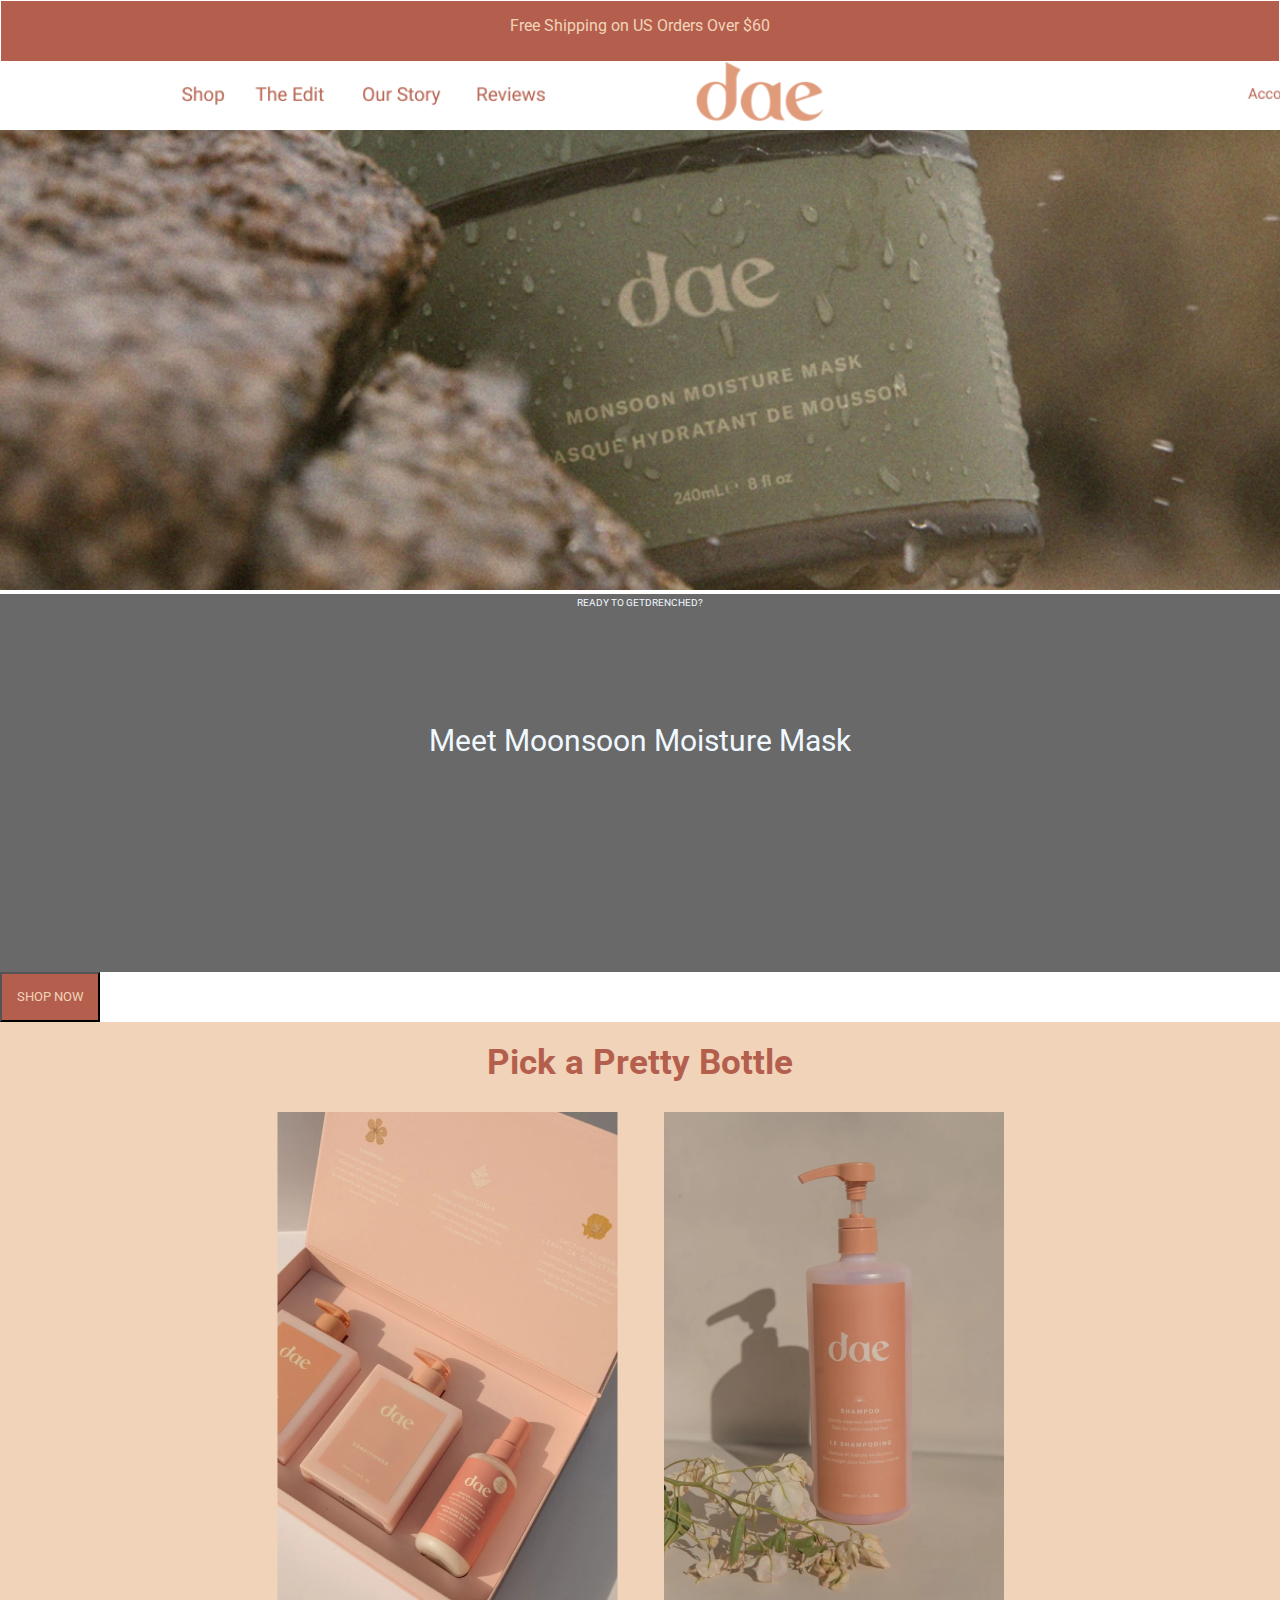
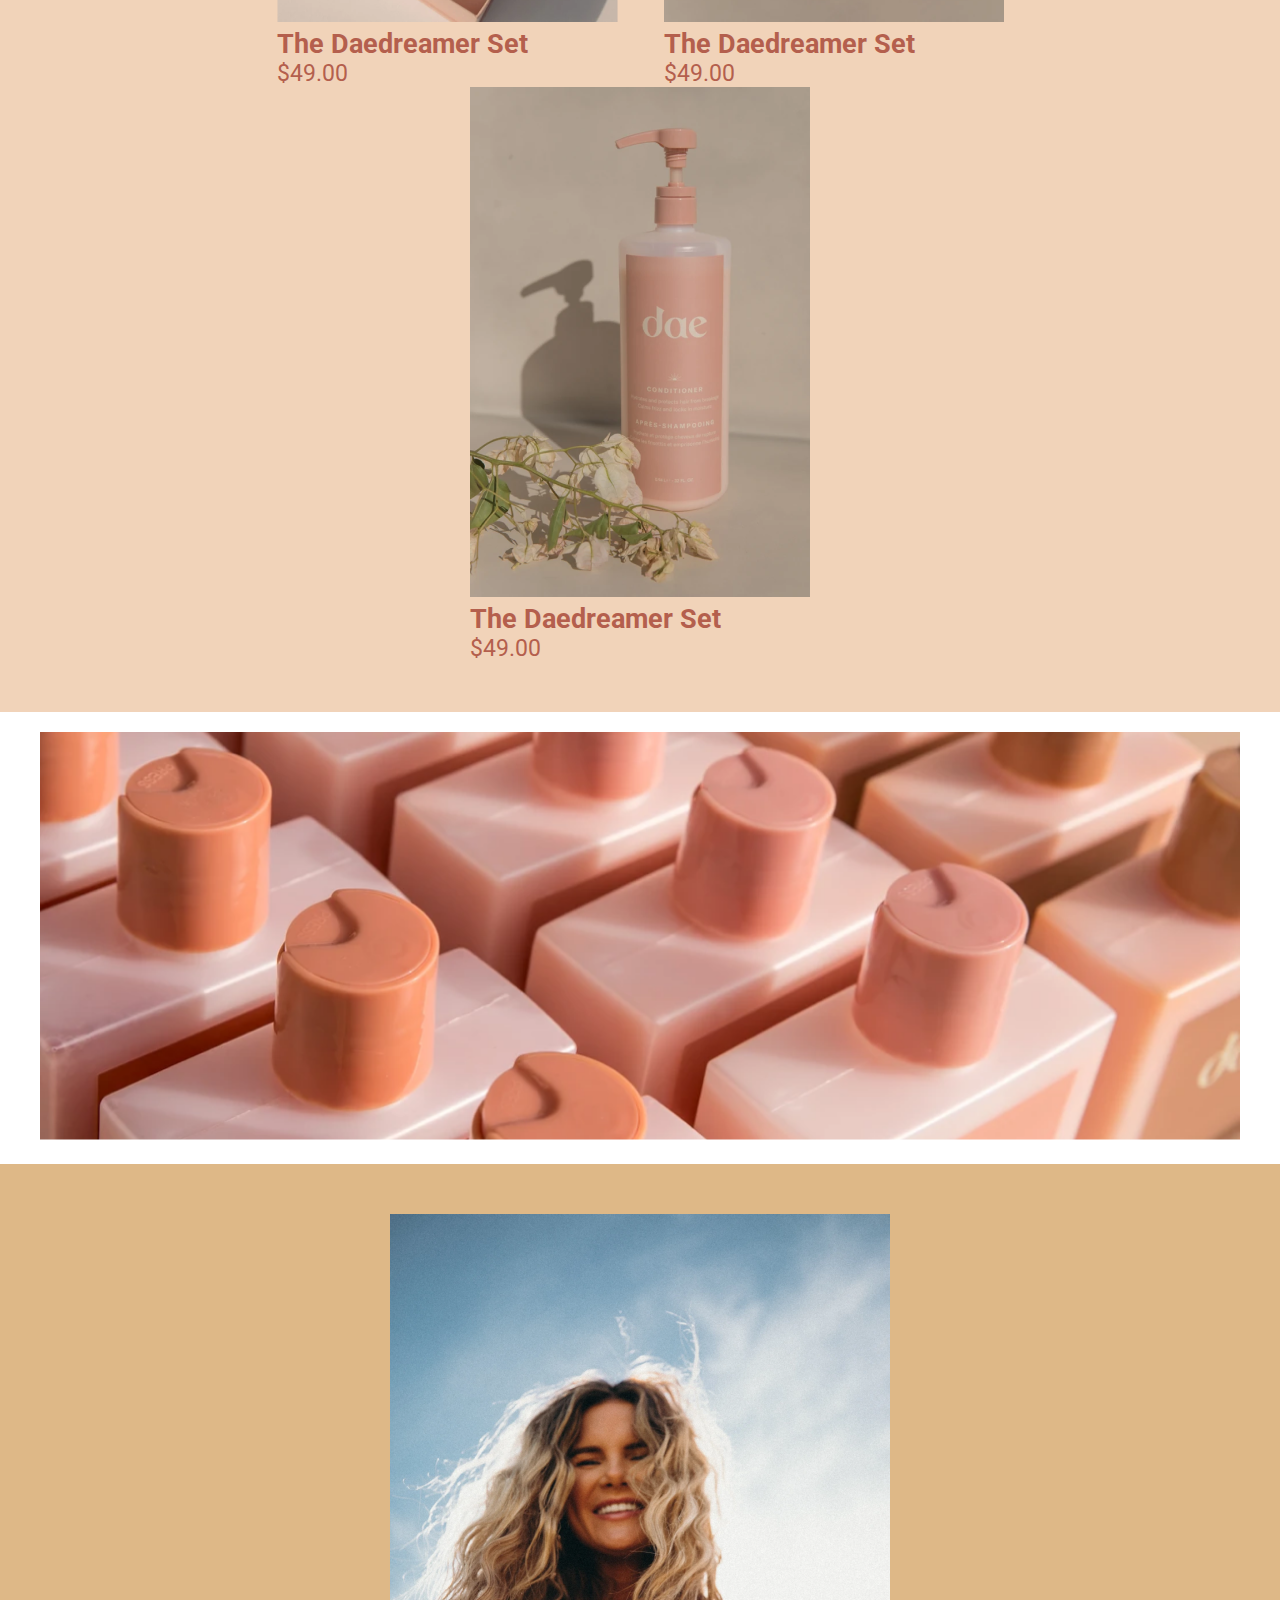
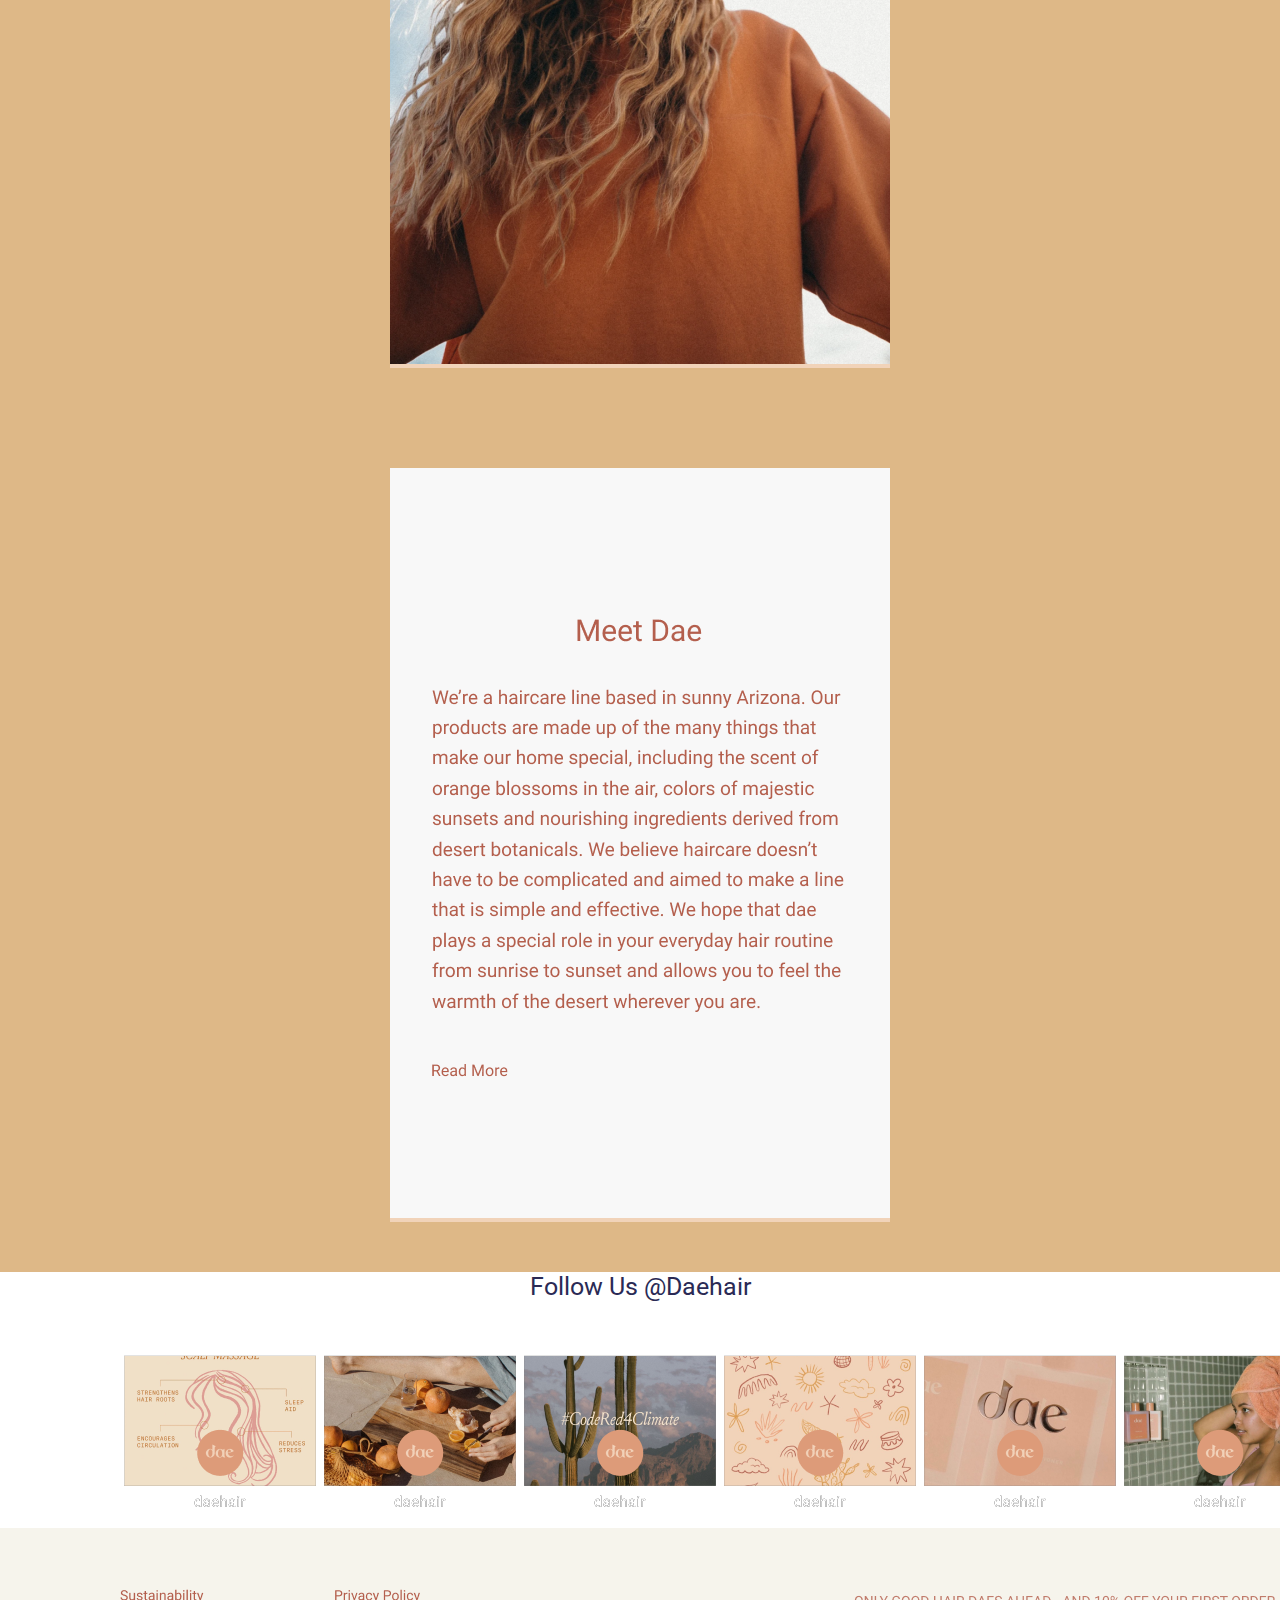
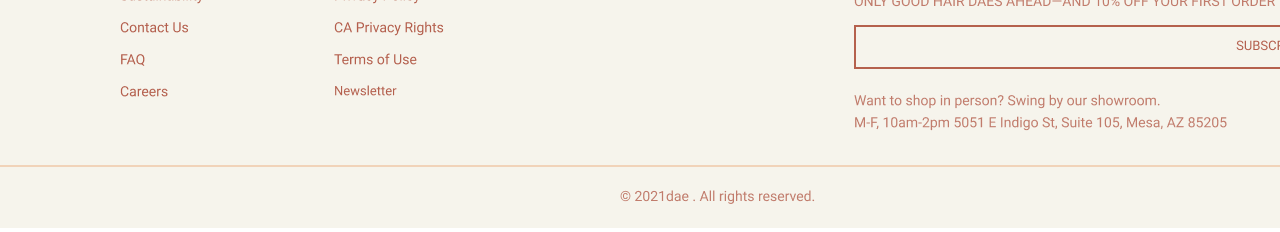
<file: index.html>
<!DOCTYPE html>
<html lang="en">
<head>
    <link rel="stylesheet" href="/style.css">
    <title>UBAYDULLAYEV ALIJON</title>
</head>
<body>
    <div class="title">
        <p  style="text-align: center;color: #F1D3B9; padding: 5px 30px;">Free Shipping on US Orders Over $60</p>
    </div>
    <img src="/img/dove.png" alt="" style="width: 1520px;">
    <div id="img2">
    
        <img src="/img/ali 2.png" alt="" style="width: 1520px;">


    </div>
   
   
            <div class="jonson">
                <p class="pteg">READY TO GETDRENCHED? <p class="pteg1">Meet Moonsoon Moisture Mask</p> </p>
                
                <button>SHOP NOW</button>
            </div>
        
        
        <main>
            <section class="bottle">
                <h2 class="title1">Pick a Pretty Bottle</h2>
                <div class="cards">
                    <div class="card">
                        <img src="/img/image 2.png" alt="">
                        <h3>The Daedreamer Set</h3>
                        <p>$49.00</p>
                    </div>
                    <div class="card">
                        <img src="/img/Rectangle (1).png" alt="">
                        <h3>The Daedreamer Set</h3>
                        <p>$49.00</p>
                    </div>
                    <div class="card">
                        <img src="/img/Rectangle (2).png" alt="">
                        <h3>The Daedreamer Set</h3>
                        <p>$49.00</p>
                    </div>

                    
                </div>
                

            </section>

            

        </main>
        <main>
            <section>
                <div class="img3">
                    <img src="/img/image 3.png" alt="" >
                </div>
            </section>
        </main>
        <main>
            <section class="rasm">
                <div class="qarta">

                    <img src="/img/6Z3A4921_1200x 1.png" alt="">
                    
                </div>
                
                <div class="qarta">
                    <img src="/img/Frame (1).png" alt="">
                </div>

            </section>
        </main>
    

         


        <main>
            <section class="follow">
                <div class="core">
                    <p>Follow Us @Daehair</p>
                    <img src="/img/follow.png" alt="">
                </div>
            </section>
        </main>
               <img src="/img//a.png   " alt="">

</body>
</html>
</file>
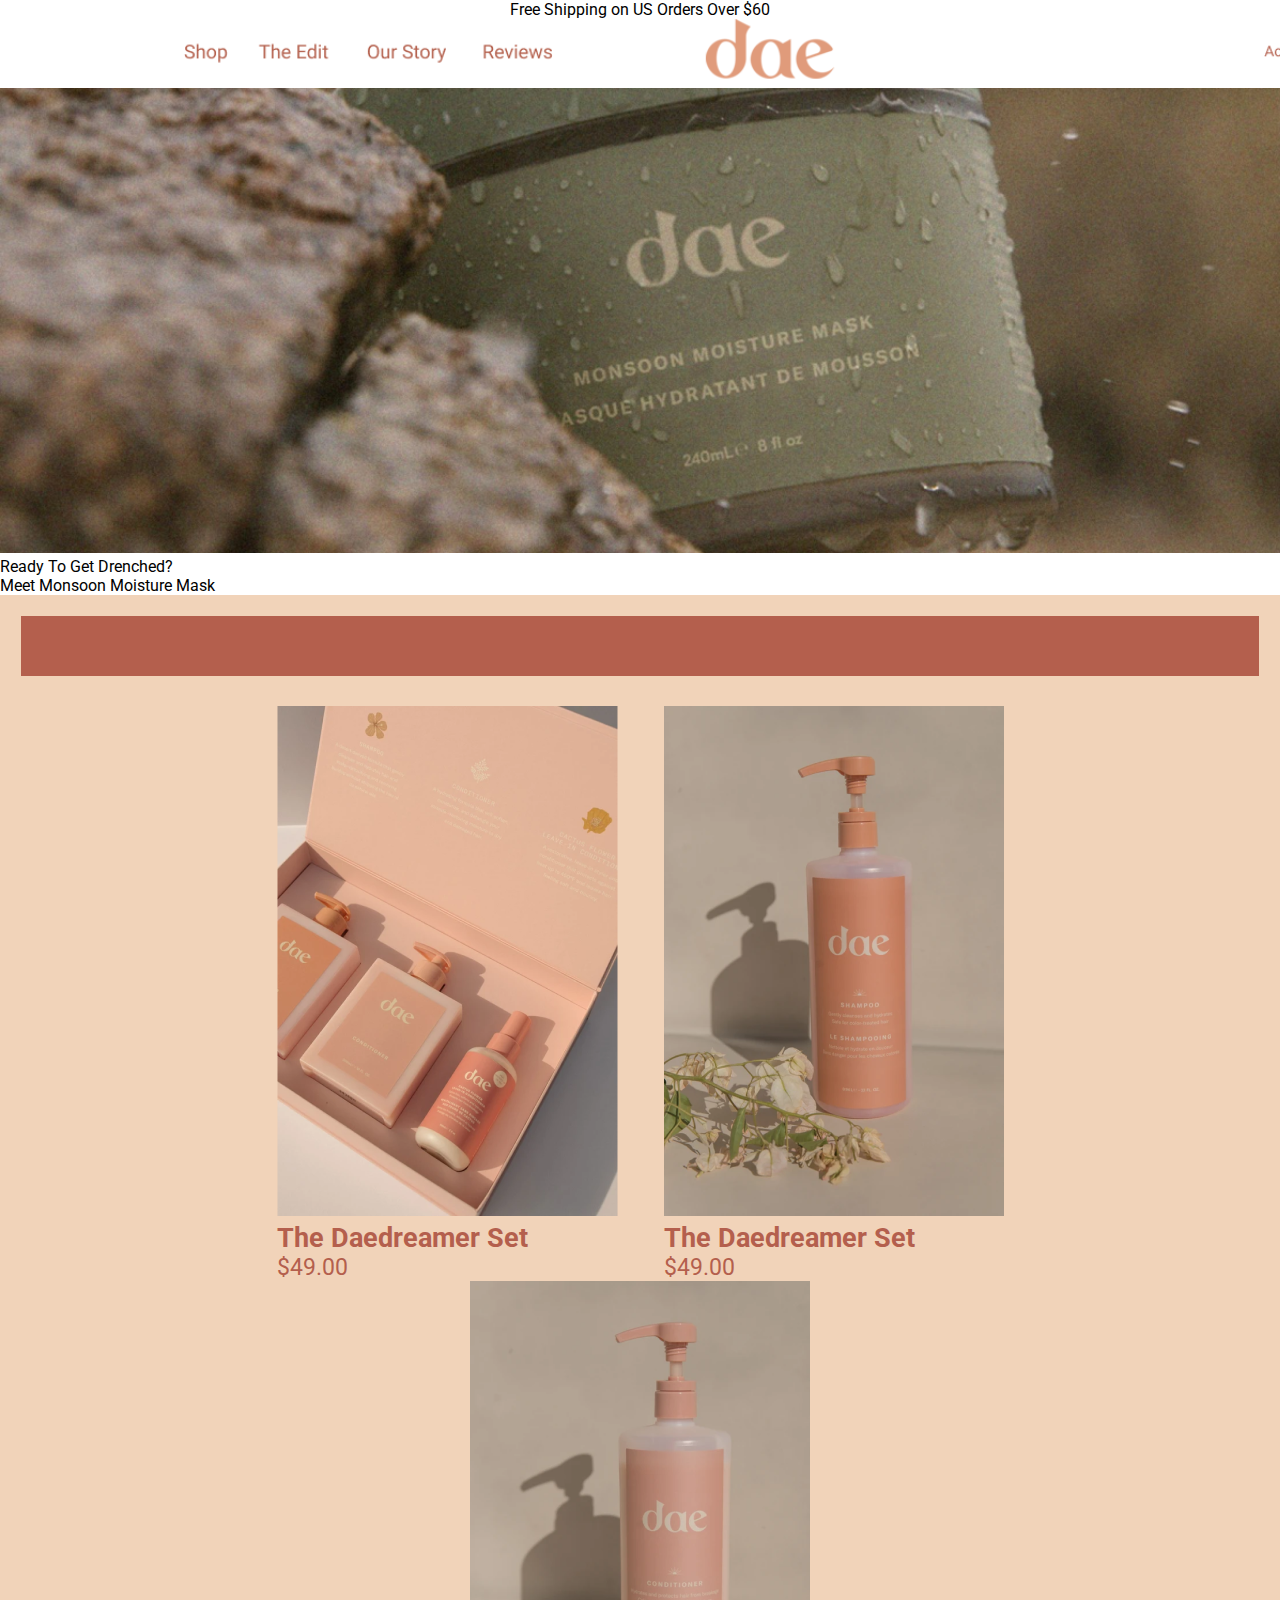
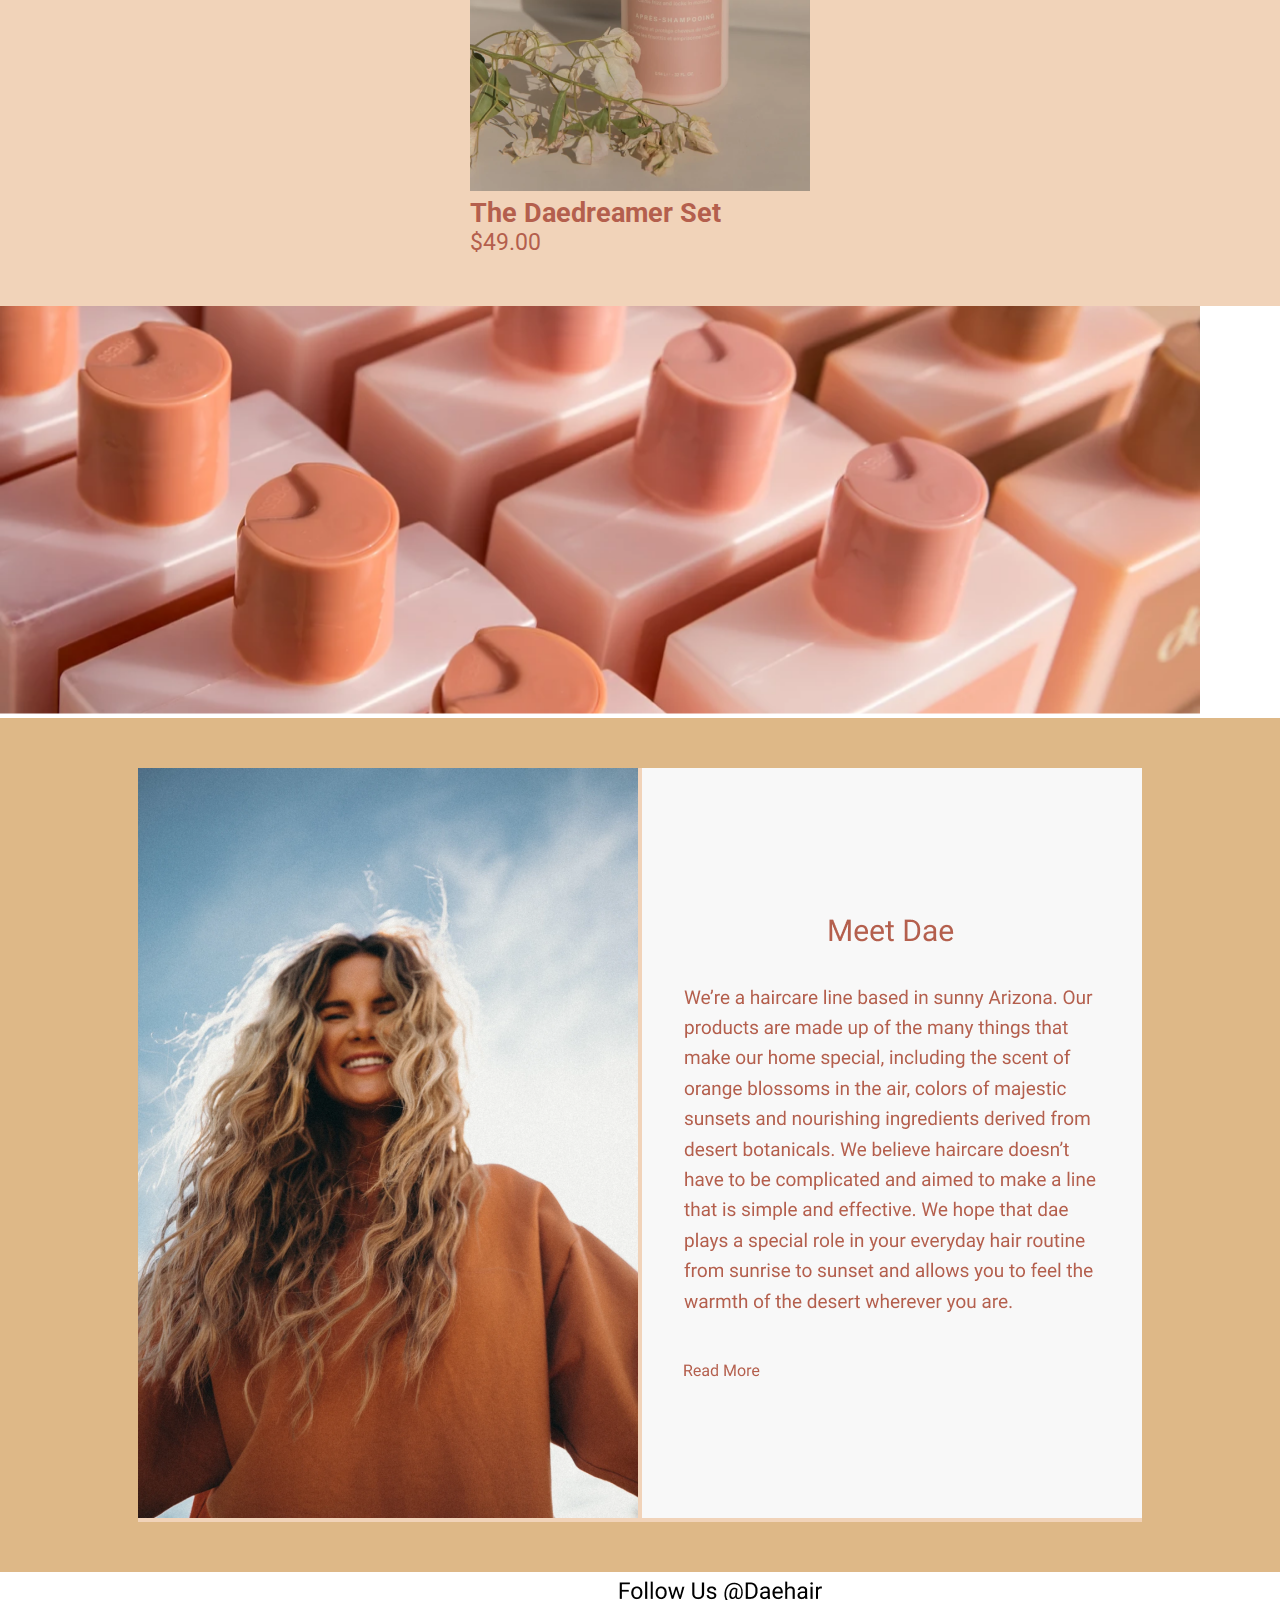
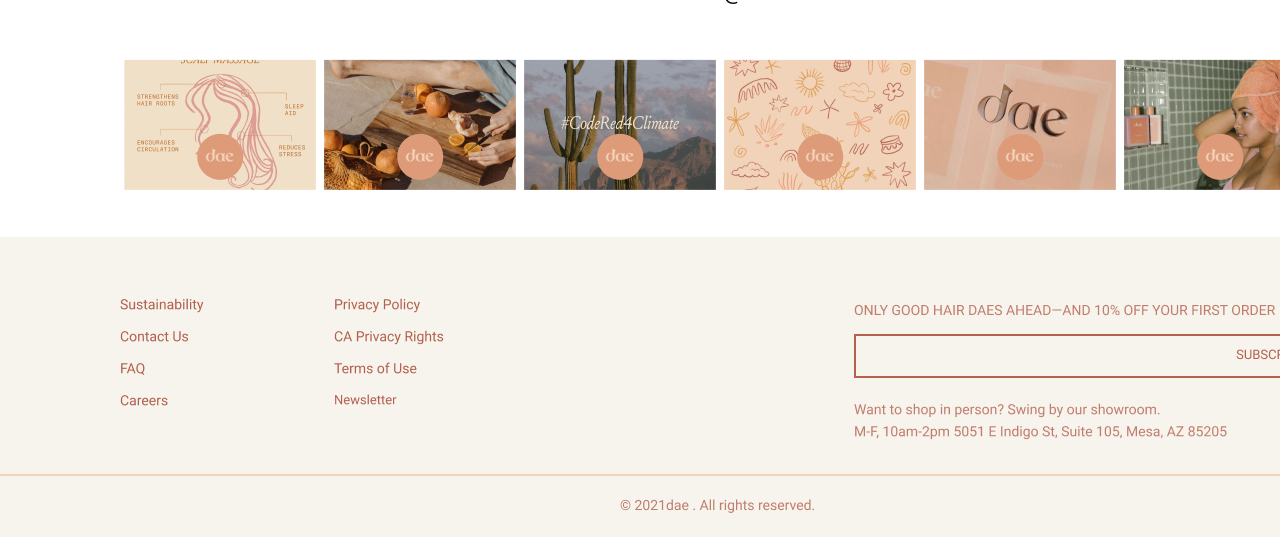
<file: idex.html>
<!DOCTYPE html>
<html lang="en">
<head>
    <link rel="stylesheet" href="/style.css">
    <title>UBAYDULLAYEV ALIJON</title>
</head>
<body>
    <div class="container">
        <p id="title" style="text-align: center;">Free Shipping on US Orders Over $60</p>
    </div>
    <img src="/img/dove.png" alt="" style="width: 1540px;">
    <div id="img2
    ">
        <img src="/img/ali 2.png" alt="" style="width: 1540px;">


    </div>
   
    
        <div class="ali">
            <p class="plpl">
                Ready To Get Drenched?
            </p>
            <p class="poi">
                Meet Monsoon Moisture Mask
            </p>
        </div>
        <main>
            <section class="bottle">
                <h2 class="title">Pick a Pretty Bottle</h2>
                <div class="cards">
                    <div class="card">
                        <img src="/img/image 2.png" alt="">
                        <h3>The Daedreamer Set</h3>
                        <p>$49.00</p>
                    </div>
                    <div class="card">
                        <img src="/img/Rectangle (1).png" alt="">
                        <h3>The Daedreamer Set</h3>
                        <p>$49.00</p>
                    </div>
                    <div class="card">
                        <img src="/img/Rectangle (2).png" alt="">
                        <h3>The Daedreamer Set</h3>
                        <p>$49.00</p>
                    </div>

                    
                </div>
                

            </section>
            <img src="/img/image 3.png" alt="" style="text-align: center;">

        </main>
        <main>
            <section class="rasm">
                <div class="qarta">

                    <img src="/img/6Z3A4921_1200x 1.png" alt="">
                    <img src="/img/Frame (1).png" alt="">
                </div>

            </section>
        </main>
        <img src="/img/Frame (2).png" alt="">
<img src="/img//a.png   " alt="">
    
    
</body>
</html>
</file>
<file: style.css>
@import url('https://fonts.googleapis.com/css2?family=Roboto:wght@500&display=swap');
*{
    margin: 0;
    padding: 0;
    font-family: 'Roboto', sans-serif;
    
}

.title{
    background-color:  #B45F4D;
    height: 40px;
    margin: 1px ;
    padding: 10px 0px;
}



    
.jonson p {
    text-align: center;
    color: aliceblue;
    background-color: dimgrey ;
    margin: 0%;
    height: 120px;
    padding: 3px 0px;
}
button{
    width: 100px;
    height: 50px;
    text-align: center;
    color: #F1D3B9;
    background-color: #B45F4D;
}

  .pteg{
    font-size: 10px;
    margin: 0;
    padding: 70px 0px;
  } 
   .pteg1{
    font-size: 30px;
    margin: 70px;
   }
    


#img2{
    width: 1540px;
}






.bottle{
color: #B45F4D;
font-size: 23px;
text-align: center;
background-color: #F1D3B9;
padding: 20px;


}
.card{
    margin: 0px 20px;
}

.card1 h3, p{
text-align: left;
}

.card{
    text-align: left;
    display: inline-block;
}

.cards{
    text-align: center;
    margin: 30px 100px;
    padding: 0px 30px;
}



.img3{
    text-align: center;
    margin: 20px ;
}

.rasm{
    text-align: center;
    background-color: burlywood;
    
}
.qarta{ 
    background-color:#F1D3B9;
    text-align: center;
    display: inline-block;
    margin: 50px 70px;
   
}

.core p{
    font-size: 25px;
    color: rgb(42, 42, 85);
    text-align: center;
}
</file>
